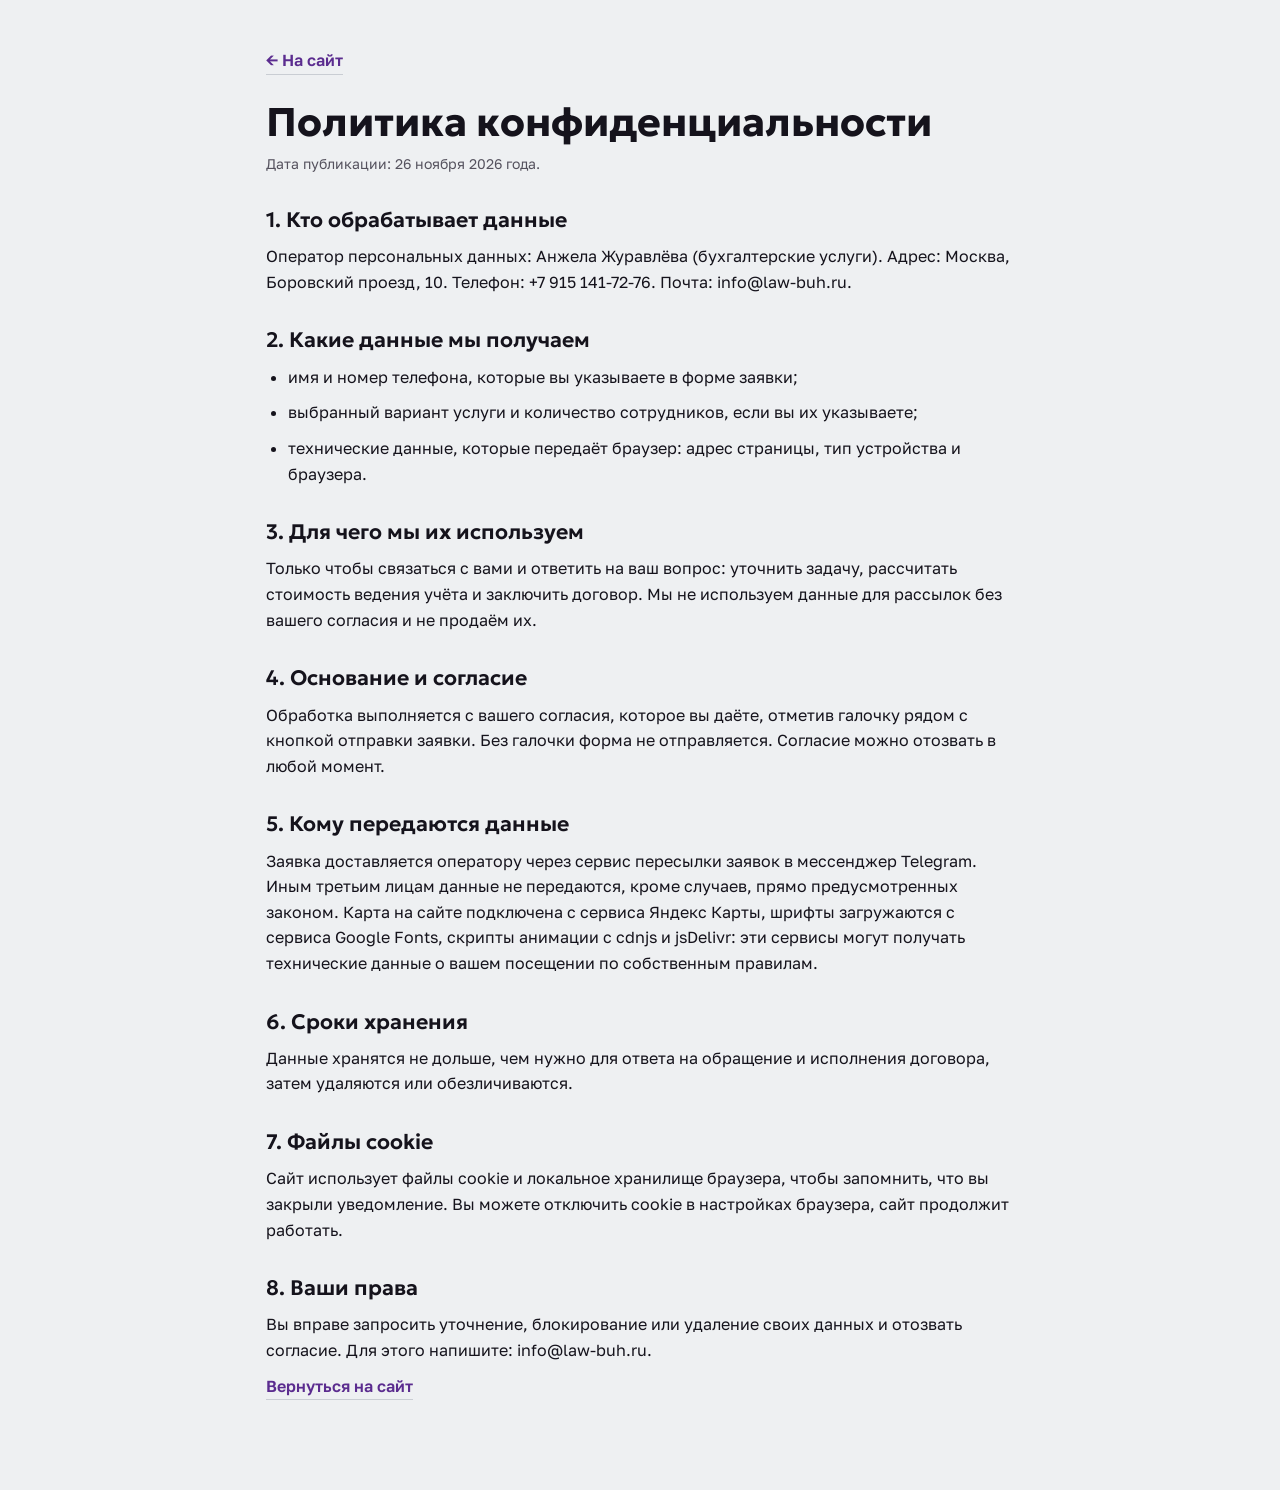
<file: privacy.html>
<!DOCTYPE html>
<html lang="ru">
<head>
<meta charset="UTF-8">
<meta name="viewport" content="width=device-width, initial-scale=1.0">
<title>Политика конфиденциальности | Анжела Журавлёва</title>
<meta name="robots" content="noindex, follow">
<link rel="canonical" href="https://murzzsite.github.io/law-buh-zhuravleva/privacy.html">
<link rel="preconnect" href="https://fonts.googleapis.com">
<link rel="preconnect" href="https://fonts.gstatic.com" crossorigin>
<link href="https://fonts.googleapis.com/css2?family=Geologica:wght@600;700&family=Golos+Text:wght@400;600&display=swap" rel="stylesheet">
<style>
:root{--bg:#EEF0F2;--ink:#15131C;--soft:#55525e;--accent:#5B2C8F;--line:#c9cdd3}
*{box-sizing:border-box}
body{margin:0;background:var(--bg);color:var(--ink);font:400 16px/1.6 'Golos Text',system-ui,sans-serif;-webkit-font-smoothing:antialiased}
.legal{max-width:780px;margin:0 auto;padding:48px 16px 80px}
.legal a{color:var(--accent)}
.legal h1{font:700 clamp(28px,5vw,40px)/1.15 'Geologica',system-ui,sans-serif;margin:24px 0 8px;overflow-wrap:anywhere}
.legal h2{font:600 21px/1.3 'Geologica',system-ui,sans-serif;margin:32px 0 10px}
.legal p,.legal li{margin:0 0 10px}
.legal ul{padding-left:22px;margin:0 0 10px}
.legal .date{color:var(--soft);font-size:14px}
.legal .back{display:inline-block;font-weight:600;text-decoration:none;border-bottom:1px solid var(--line)}
</style>
</head>
<body>
<main class="legal">
<a class="back" href="index.html">← На сайт</a>
<h1>Политика конфиденциальности</h1>
<p class="date">Дата публикации: 26 ноября 2026 года.</p>
<h2>1. Кто обрабатывает данные</h2>
<p>Оператор персональных данных: Анжела Журавлёва (бухгалтерские услуги). Адрес: Москва, Боровский проезд, 10. Телефон: +7 915 141-72-76. Почта: info@law-buh.ru.</p>
<h2>2. Какие данные мы получаем</h2>
<ul>
<li>имя и номер телефона, которые вы указываете в форме заявки;</li>
<li>выбранный вариант услуги и количество сотрудников, если вы их указываете;</li>
<li>технические данные, которые передаёт браузер: адрес страницы, тип устройства и браузера.</li>
</ul>
<h2>3. Для чего мы их используем</h2>
<p>Только чтобы связаться с вами и ответить на ваш вопрос: уточнить задачу, рассчитать стоимость ведения учёта и заключить договор. Мы не используем данные для рассылок без вашего согласия и не продаём их.</p>
<h2>4. Основание и согласие</h2>
<p>Обработка выполняется с вашего согласия, которое вы даёте, отметив галочку рядом с кнопкой отправки заявки. Без галочки форма не отправляется. Согласие можно отозвать в любой момент.</p>
<h2>5. Кому передаются данные</h2>
<p>Заявка доставляется оператору через сервис пересылки заявок в мессенджер Telegram. Иным третьим лицам данные не передаются, кроме случаев, прямо предусмотренных законом. Карта на сайте подключена с сервиса Яндекс Карты, шрифты загружаются с сервиса Google Fonts, скрипты анимации с cdnjs и jsDelivr: эти сервисы могут получать технические данные о вашем посещении по собственным правилам.</p>
<h2>6. Сроки хранения</h2>
<p>Данные хранятся не дольше, чем нужно для ответа на обращение и исполнения договора, затем удаляются или обезличиваются.</p>
<h2>7. Файлы cookie</h2>
<p>Сайт использует файлы cookie и локальное хранилище браузера, чтобы запомнить, что вы закрыли уведомление. Вы можете отключить cookie в настройках браузера, сайт продолжит работать.</p>
<h2>8. Ваши права</h2>
<p>Вы вправе запросить уточнение, блокирование или удаление своих данных и отозвать согласие. Для этого напишите: info@law-buh.ru.</p>
<p><a class="back" href="index.html">Вернуться на сайт</a></p>
</main>
</body>
</html>
</file>
